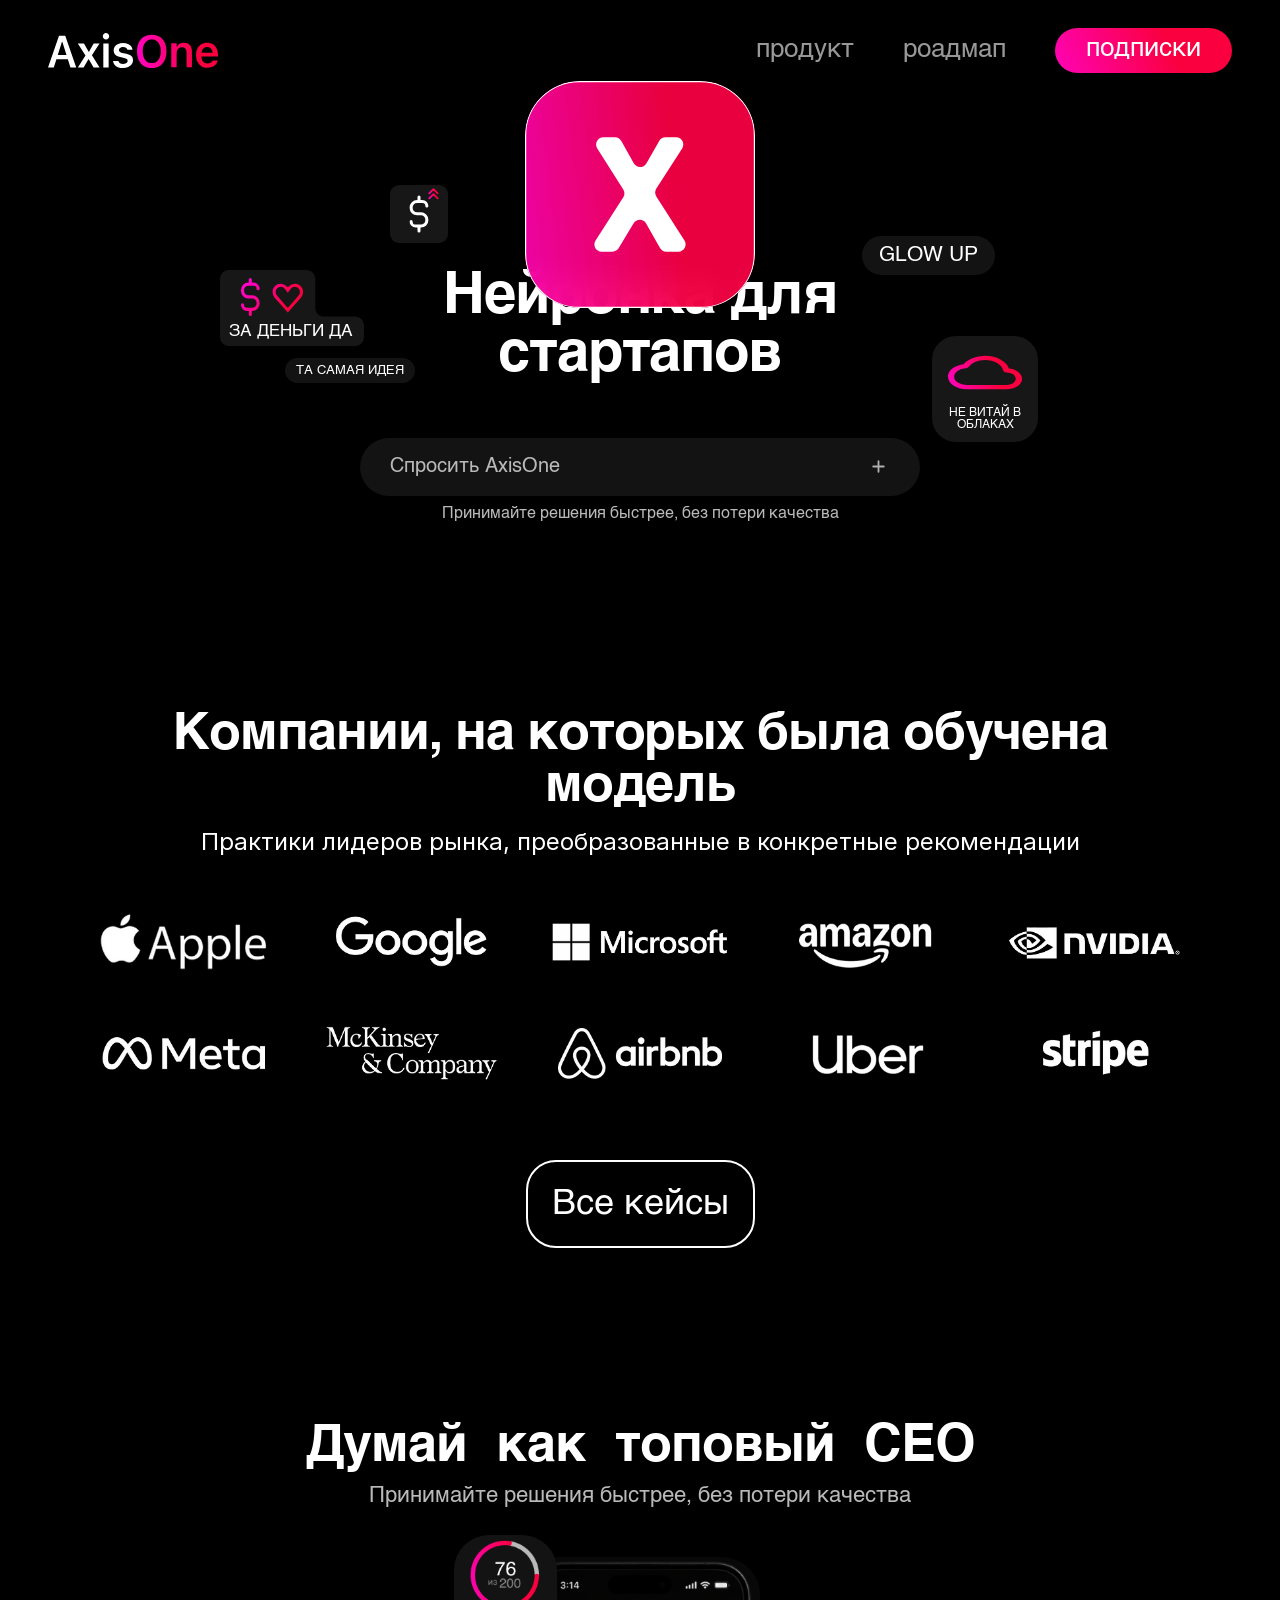
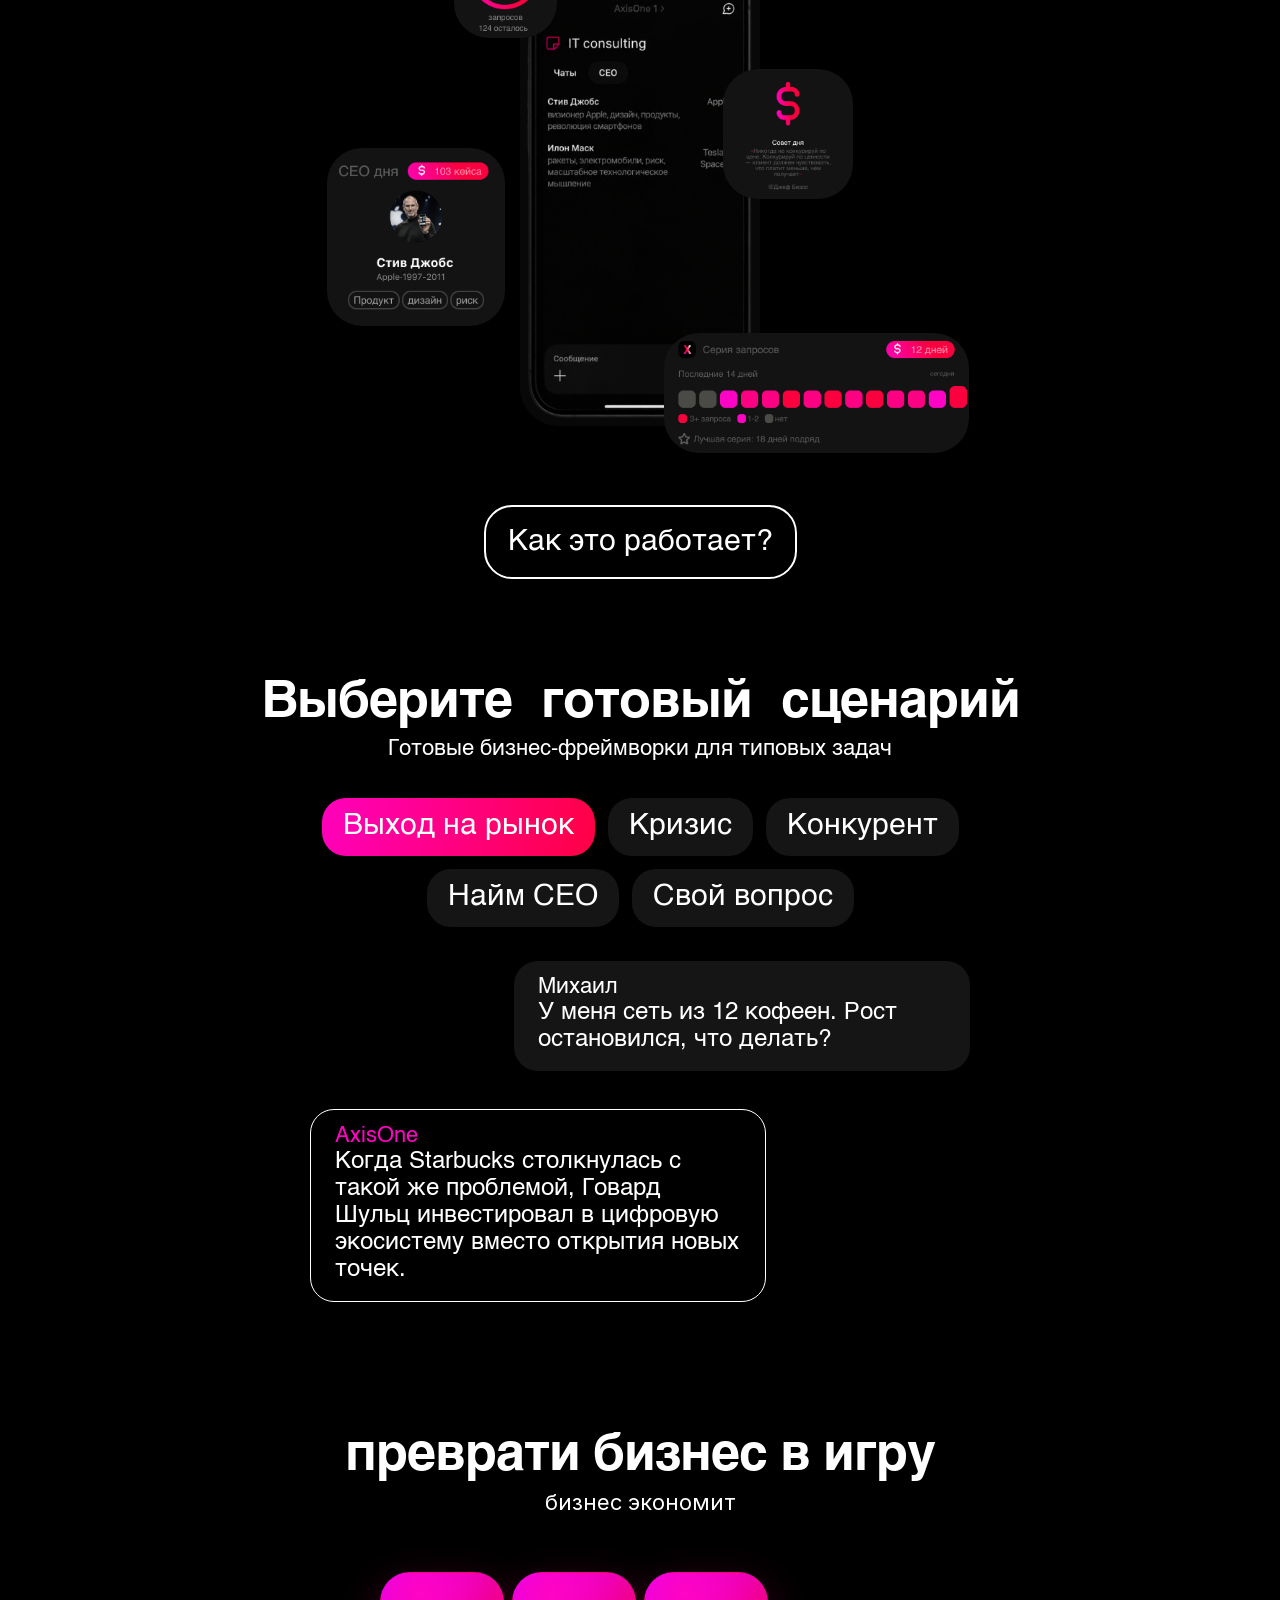
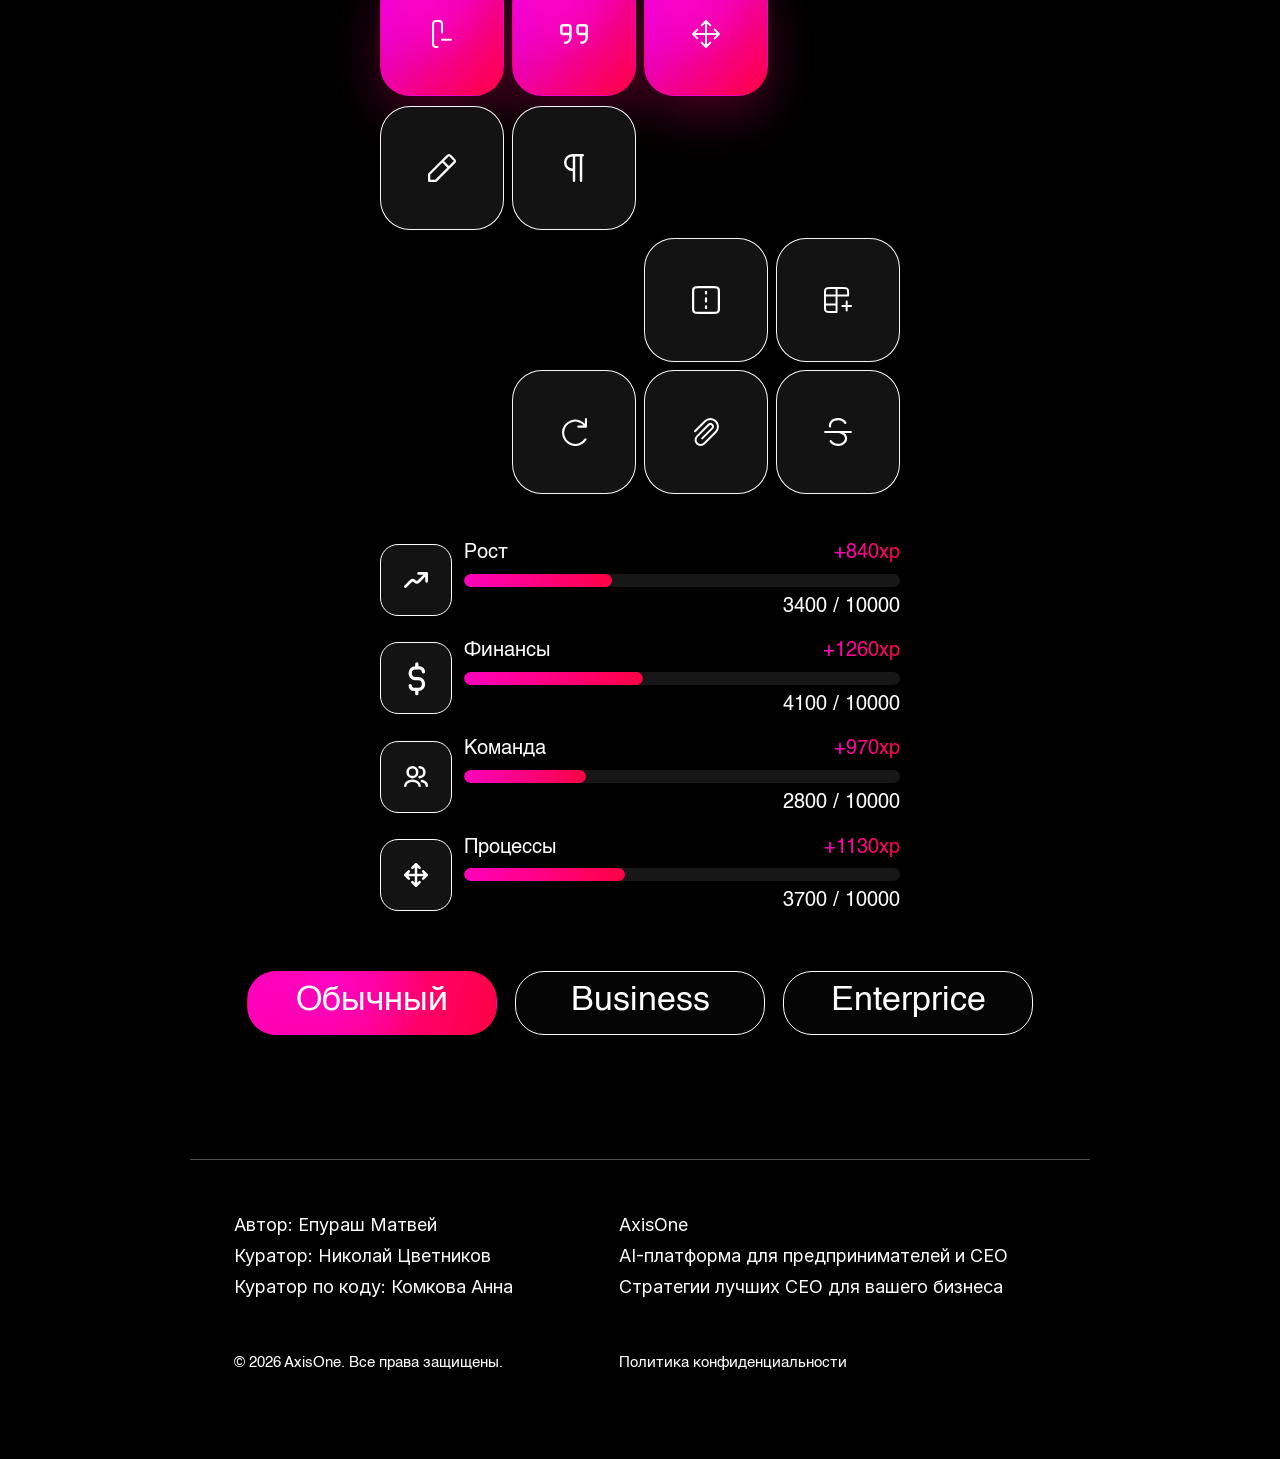
<file: index.html>
<!doctype html>
<html lang="ru">
  <head>
    <meta charset="UTF-8" />
    <meta name="viewport" content="width=device-width, initial-scale=1.0" />
    <meta http-equiv="refresh" content="0; url=mainPage.html" />
    <title>AxisOne</title>
    <link rel="canonical" href="mainPage.html" />
    <script>
      window.location.replace('mainPage.html');
    </script>
  </head>
  <body>
    <a href="mainPage.html">AxisOne</a>
  </body>
</html>
</file>
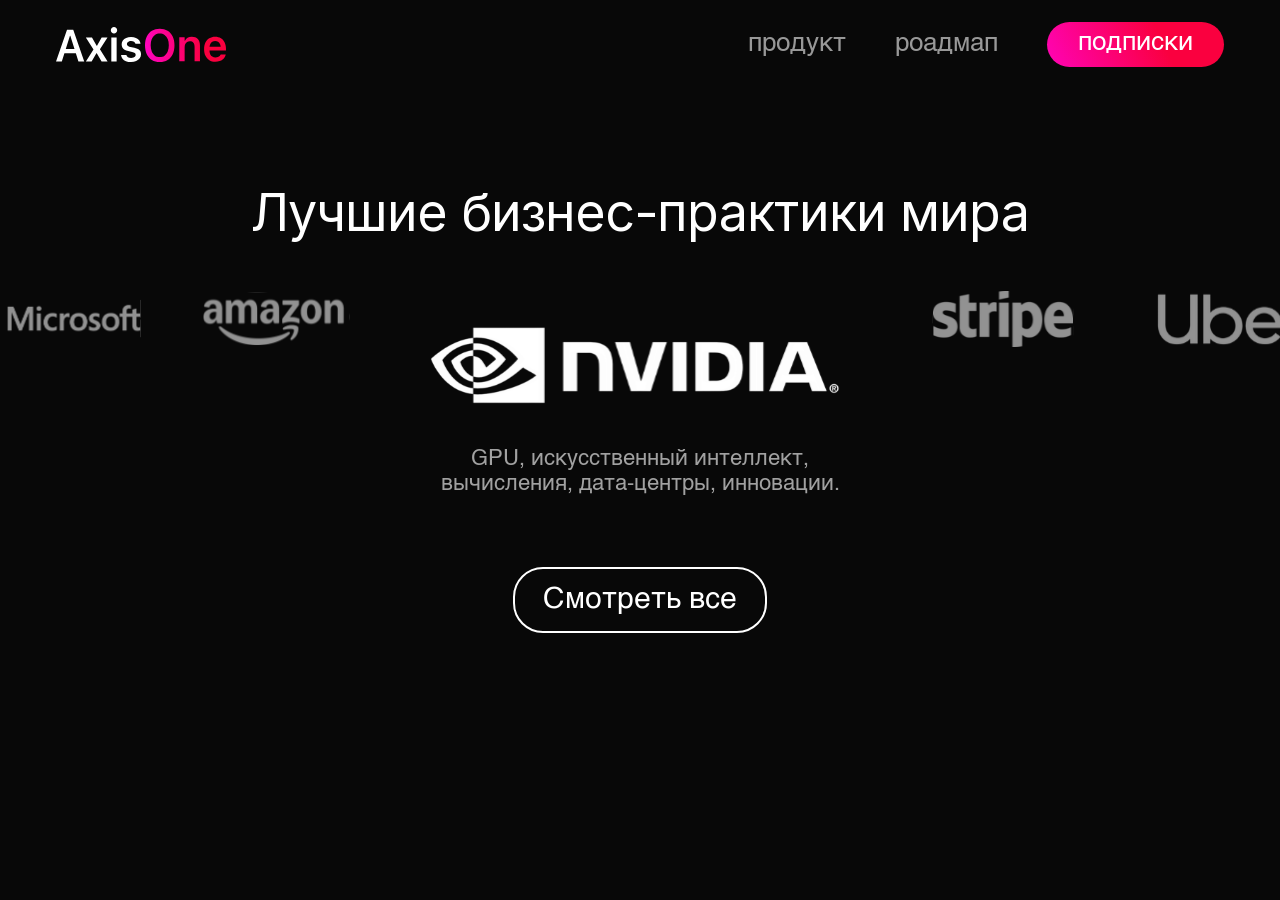
<file: companies.html>
<!doctype html>
<html lang="ru">
  <head>
    <meta charset="UTF-8" />
    <meta name="viewport" content="width=device-width, initial-scale=1.0" />
    <title>Компании | AxisOne</title>
    <link rel="shortcut icon" href="Images/faviicon.svg" type="image/x-icon" />
    <link rel="stylesheet" href="Stylesheets/style.css?v=route-product-1" />
    <script defer src="JavaScripts/scripts.js?v=route-product-1"></script>
  </head>
  <body>
    <main class="companies-page" data-node-id="323:327">
      <section class="companies-hero" aria-label="Кейсы компаний">
        <header class="top-panel" data-node-id="421:84">
          <a class="logo" href="mainPage.html" aria-label="AxisOne">
            <img src="Images/axisone-logo.svg" alt="AxisOne" />
          </a>

          <nav class="main-nav" aria-label="Основная навигация">
            <a class="main-nav__link" href="product.html">продукт</a>
            <a class="main-nav__link" href="roadmap.html">роадмап</a>
            <a class="main-nav__button" href="prices.html">подписки</a>
          </nav>
        </header>

        <div class="companies-content" data-node-id="793:1057">
          <div class="companies-center" data-node-id="793:1056">
            <h1 class="companies-title" data-node-id="793:251">
              Лучшие бизнес-практики мира
            </h1>

            <div class="companies-carousel" data-company-carousel data-active-index="2">
              <div class="companies-track" data-company-track data-node-id="793:1027">
                <article
                  class="companies-slide"
                  data-company-case
                  data-company-name="Microsoft"
                  data-company-text="Операционные системы, облака, корпоративные решения, разработка."
                >
                  <div class="companies-logo-card" data-node-id="793:982">
                    <img src="Images/company-microsoft.svg" alt="Microsoft" />
                  </div>
                  <p class="companies-slide__text">
                    Операционные системы, облака, корпоративные решения, разработка.
                  </p>
                </article>

                <article
                  class="companies-slide"
                  data-company-case
                  data-company-name="Amazon"
                  data-company-text="Логистика, облака, масштабирование, клиенториентированность."
                >
                  <div class="companies-logo-card" data-node-id="793:984">
                    <img src="Images/company-amazon.svg" alt="Amazon" />
                  </div>
                  <p class="companies-slide__text">
                    Логистика, облака, масштабирование, клиенториентированность.
                  </p>
                </article>

                <article
                  class="companies-slide"
                  data-company-case
                  data-company-name="Nvidia"
                  data-company-text="GPU, искусственный интеллект, вычисления, дата-центры, инновации."
                >
                  <div class="companies-logo-card" data-node-id="793:980">
                    <img src="Images/company-nvidia.svg" alt="Nvidia" />
                  </div>
                  <p class="companies-slide__text">
                    GPU, искусственный интеллект, вычисления, дата-центры, инновации.
                  </p>
                </article>

                <article
                  class="companies-slide"
                  data-company-case
                  data-company-name="Stripe"
                  data-company-text="Платежи, финтех, API, автоматизация, масштабируемость."
                >
                  <div class="companies-logo-card" data-node-id="793:986">
                    <img src="Images/company-stripe.svg" alt="Stripe" />
                  </div>
                  <p class="companies-slide__text">
                    Платежи, финтех, API, автоматизация, масштабируемость.
                  </p>
                </article>

                <article
                  class="companies-slide"
                  data-company-case
                  data-company-name="Uber"
                  data-company-text="Логистика, мобильность, платформа, масштабирование, удобство."
                >
                  <div class="companies-logo-card" data-node-id="793:988">
                    <img src="Images/company-uber.svg" alt="Uber" />
                  </div>
                  <p class="companies-slide__text">
                    Логистика, мобильность, платформа, масштабирование, удобство.
                  </p>
                </article>

                <article
                  class="companies-slide"
                  data-company-case
                  data-company-name="Apple"
                  data-company-text="Инновации, дизайн, экосистема, премиальность, технологии."
                >
                  <div class="companies-logo-card">
                    <img src="Images/company-apple.svg" alt="Apple" />
                  </div>
                  <p class="companies-slide__text">
                    Инновации, дизайн, экосистема, премиальность, технологии.
                  </p>
                </article>

                <article
                  class="companies-slide"
                  data-company-case
                  data-company-name="Google"
                  data-company-text="Поиск, данные, алгоритмы, AI, масштабируемость."
                >
                  <div class="companies-logo-card">
                    <img src="Images/company-google.svg" alt="Google" />
                  </div>
                  <p class="companies-slide__text">
                    Поиск, данные, алгоритмы, AI, масштабируемость.
                  </p>
                </article>

                <article
                  class="companies-slide"
                  data-company-case
                  data-company-name="Meta"
                  data-company-text="Социальные сети, коммуникации, метавселенная, реклама, сообщества."
                >
                  <div class="companies-logo-card">
                    <img src="Images/company-meta.svg" alt="Meta" />
                  </div>
                  <p class="companies-slide__text">
                    Социальные сети, коммуникации, метавселенная, реклама, сообщества.
                  </p>
                </article>

                <article
                  class="companies-slide"
                  data-company-case
                  data-company-name="McKinsey"
                  data-company-text="Стратегия, эффективность, трансформация, аналитика, рост."
                >
                  <div class="companies-logo-card">
                    <img src="Images/company-mckinsey.svg" alt="McKinsey & Company" />
                  </div>
                  <p class="companies-slide__text">
                    Стратегия, эффективность, трансформация, аналитика, рост.
                  </p>
                </article>

                <article
                  class="companies-slide"
                  data-company-case
                  data-company-name="Airbnb"
                  data-company-text="Шеринг-экономика, путешествия, гостеприимство, доверие."
                >
                  <div class="companies-logo-card">
                    <img src="Images/company-airbnb.svg" alt="Airbnb" />
                  </div>
                  <p class="companies-slide__text">
                    Шеринг-экономика, путешествия, гостеприимство, доверие.
                  </p>
                </article>
              </div>
            </div>
          </div>

          <a class="companies-button" href="mainPage.html#cases" data-node-id="418:64">
            Смотреть все
          </a>
        </div>
      </section>
    </main>
  </body>
</html>
</file>
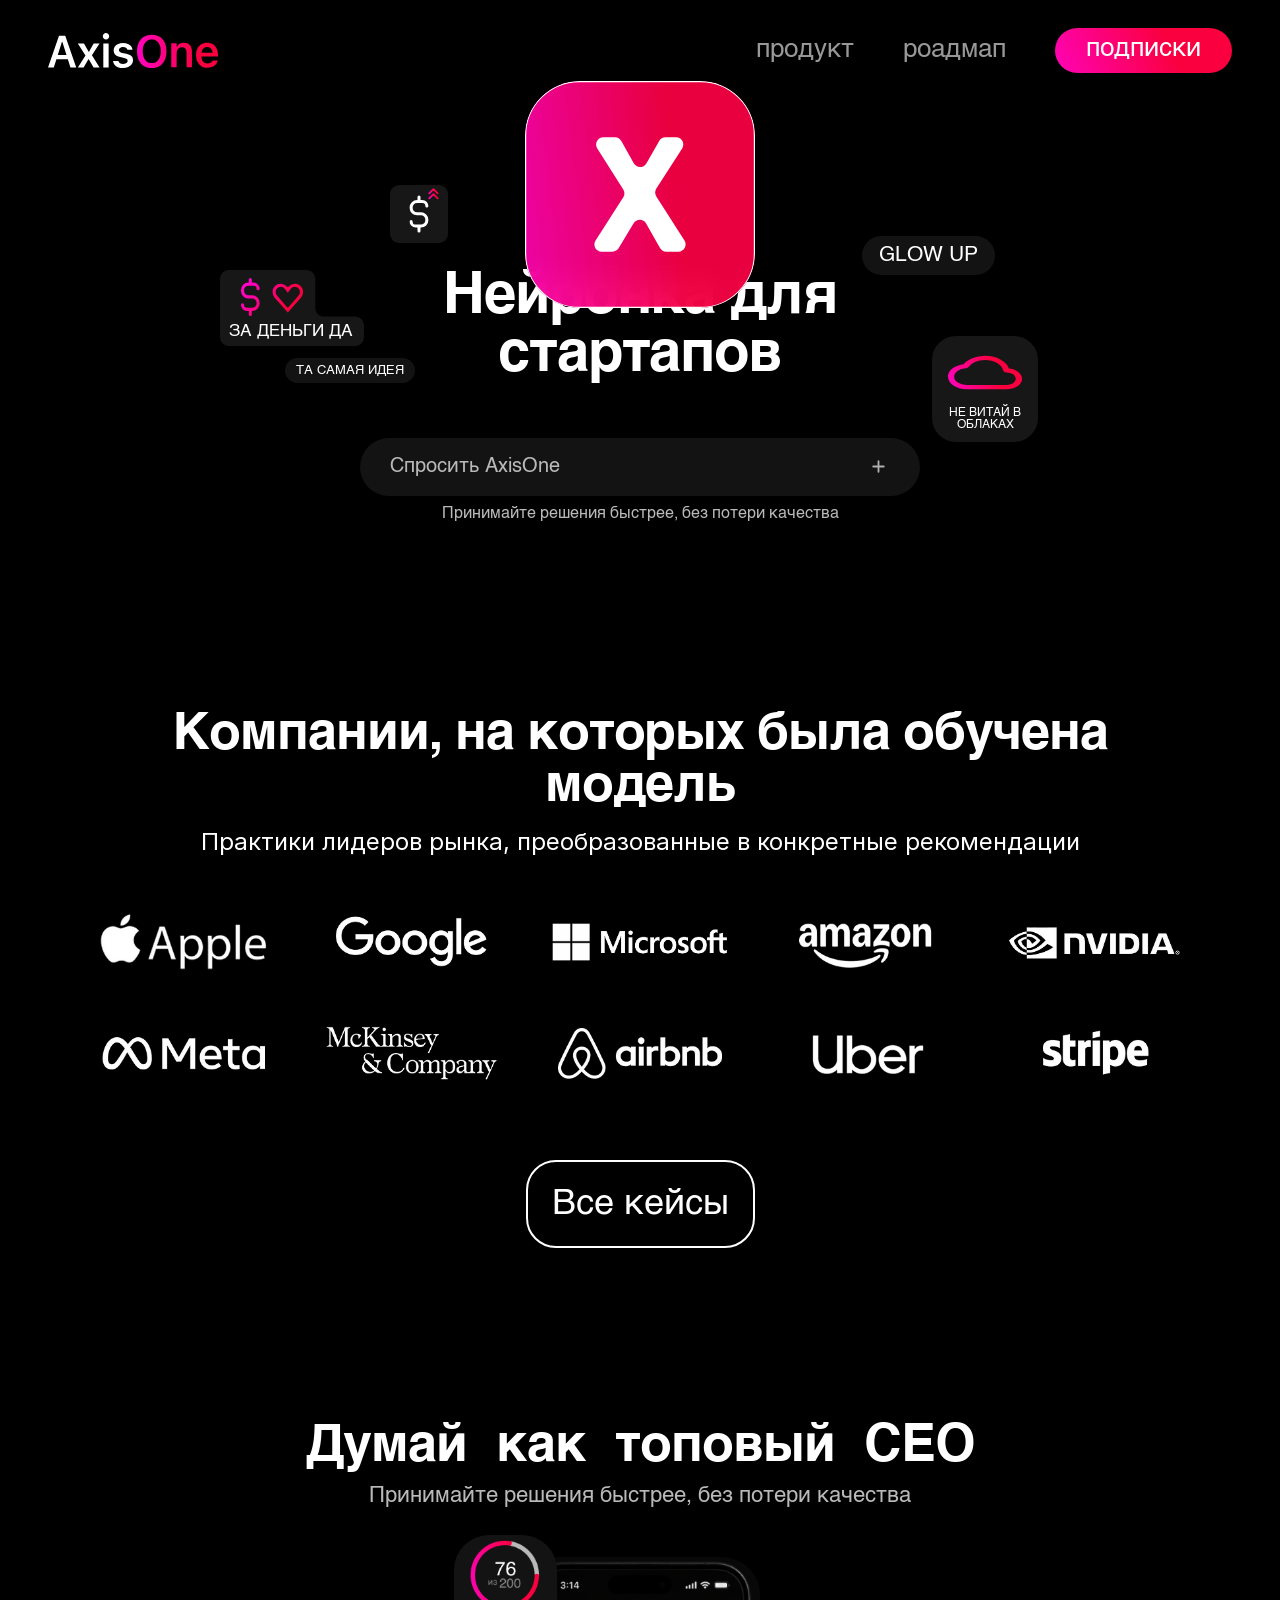
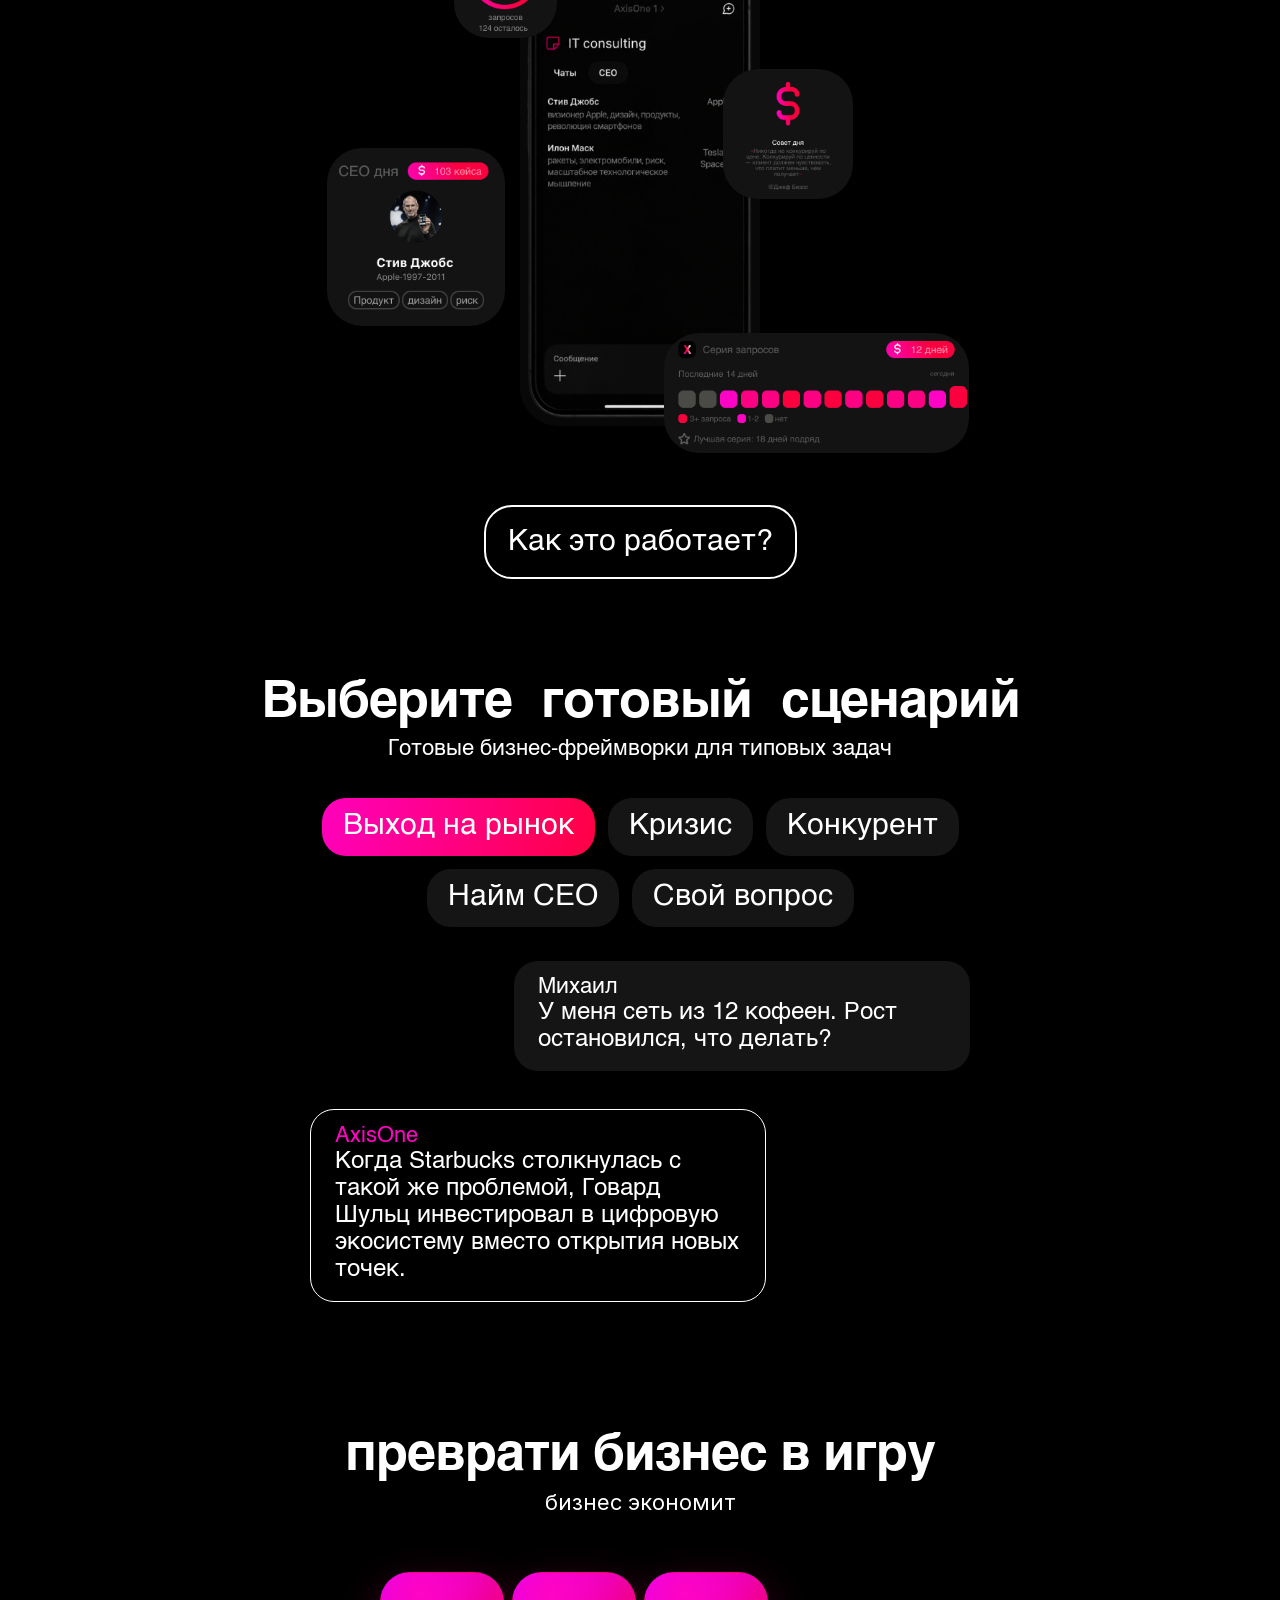
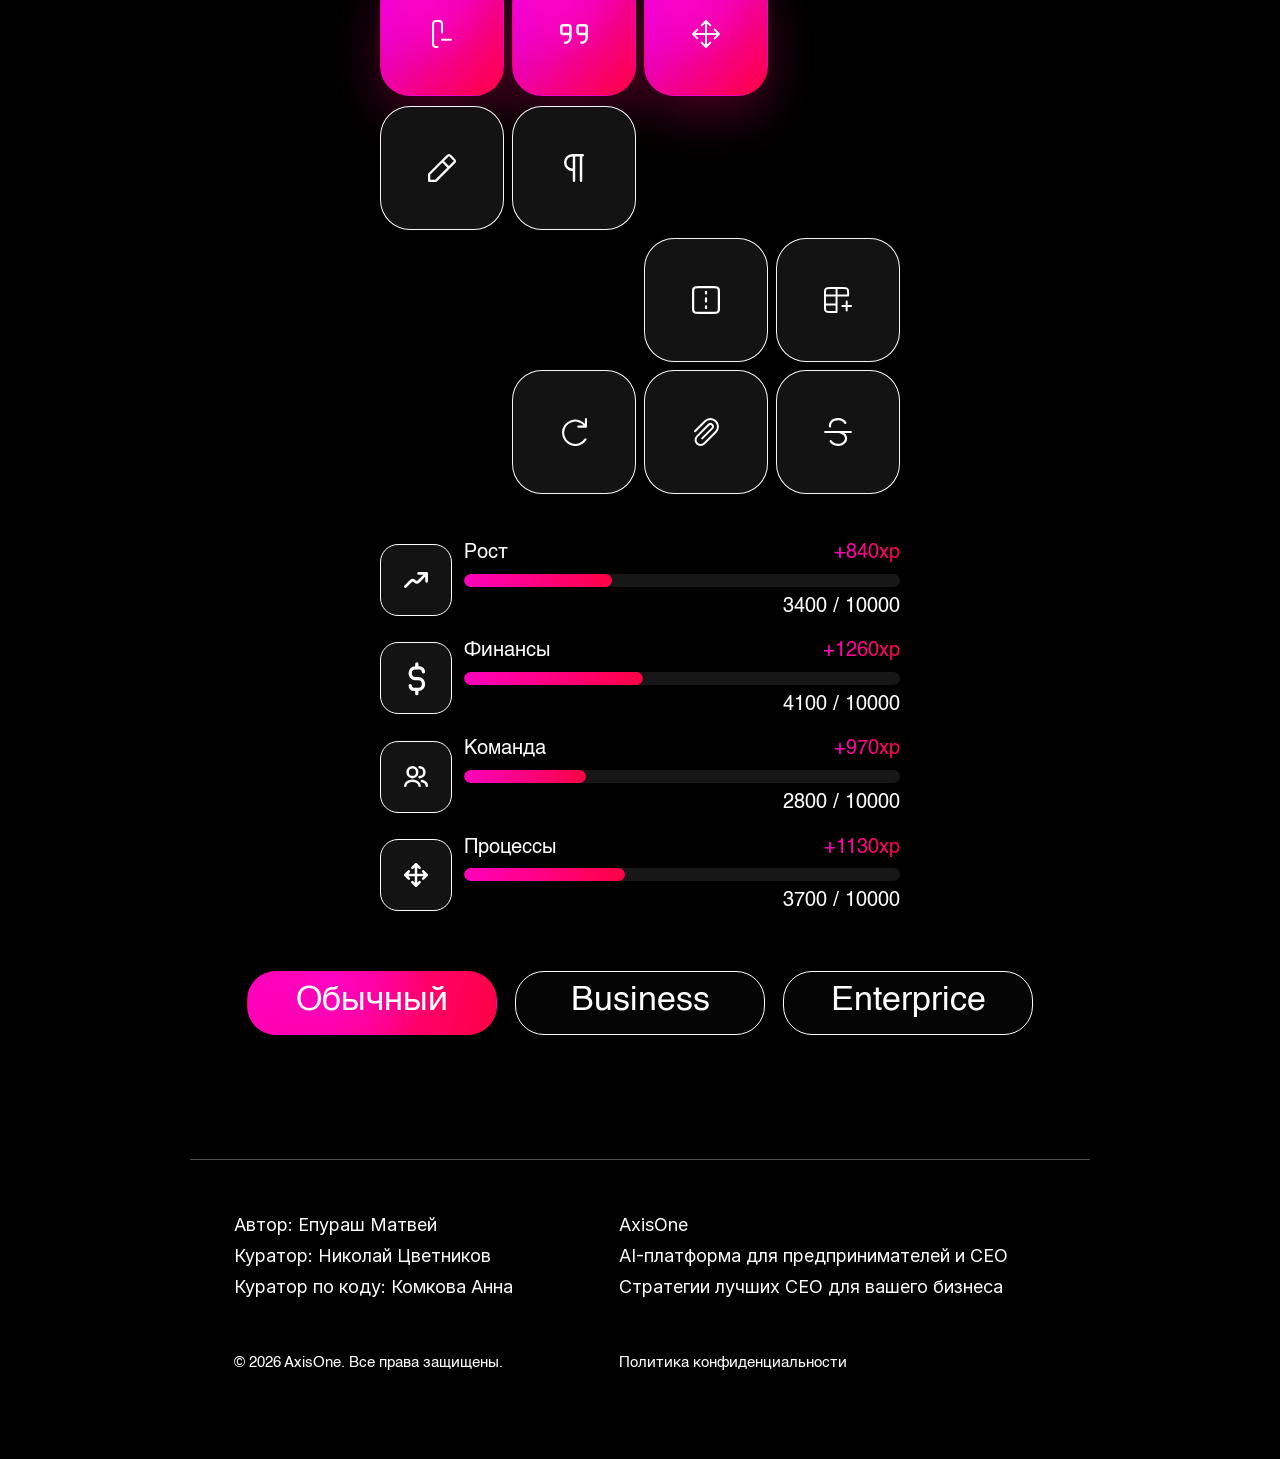
<file: mainPage.html>
<!doctype html>
<html lang="ru">
  <head>
    <meta charset="UTF-8" />
    <meta name="viewport" content="width=device-width, initial-scale=1.0" />
    <title>AxisOne</title>
    <link rel="shortcut icon" href="Images/faviicon.svg" type="image/x-icon" />
    <link rel="stylesheet" href="Stylesheets/style.css?v=route-product-1" />
    <script defer src="JavaScripts/scripts.js?v=route-product-1"></script>
  </head>
  <body>
    <main class="main-page" data-node-id="559:480">
      <section class="hero" aria-label="AxisOne" data-node-id="664:416">
        <header class="top-panel" data-node-id="559:481">
          <a class="logo" href="mainPage.html" aria-label="AxisOne">
            <img src="Images/axisone-logo.svg" alt="AxisOne" />
          </a>

          <nav class="main-nav" aria-label="Основная навигация">
            <a class="main-nav__link" href="product.html">продукт</a>
            <a class="main-nav__link" href="roadmap.html">роадмап</a>
            <a class="main-nav__button" href="prices.html">подписки</a>
          </nav>
        </header>

        <div class="hero__center" data-node-id="664:377">
          <div class="hero__brand" data-node-id="664:278">
            <div class="hero__brand-image" aria-hidden="true">
              <img
                class="hero__brand-image-art"
                src="Images/main-hero-symbol.svg"
                alt=""
              />
            </div>
            <h1 class="hero__title" data-node-id="559:482">
              Нейронка для стартапов
            </h1>
          </div>

          <div class="ask-block" data-node-id="664:239">
            <form
              class="ask-bar"
              data-node-id="559:486"
              action="#"
              method="get"
            >
              <input
                class="ask-bar__input"
                data-node-id="559:487"
                type="text"
                name="question"
                placeholder="Спросить AxisOne"
                aria-label="Спросить AxisOne"
              />
              <button
                class="ask-bar__button"
                type="submit"
                aria-label="Создать запрос"
              >
                <img
                  src="Images/main-hero-plus.svg"
                  alt=""
                  aria-hidden="true"
                />
              </button>
            </form>
            <p class="hero__caption" data-node-id="559:489">
              Принимайте решения быстрее, без потери качества
            </p>
          </div>
        </div>

        <div
          class="hero-sticker hero-sticker--money"
          data-node-id="559:522"
          aria-hidden="true"
        >
          <img
            class="hero-sticker__shape"
            src="Images/main-hero-sticker-shape.svg"
            alt=""
          />
          <img
            class="hero-sticker__money"
            src="Images/main-hero-money.svg"
            alt=""
          />
          <span>за деньги да</span>
        </div>

        <img
          class="hero-sticker hero-sticker--star"
          data-node-id="559:501"
          src="Images/main-hero-sticker-star.svg"
          alt=""
          aria-hidden="true"
        />

        <div
          class="hero-sticker hero-sticker--idea"
          data-node-id="559:499"
          aria-hidden="true"
        >
          Та самая идея
        </div>

        <div
          class="hero-sticker hero-sticker--glow"
          data-node-id="559:497"
          aria-hidden="true"
        >
          Glow up
        </div>

        <div
          class="hero-sticker hero-sticker--cloud"
          data-node-id="559:494"
          aria-hidden="true"
        >
          <img src="Images/main-hero-cloud.svg" alt="" />
          <span>не витай в облаках</span>
        </div>
      </section>

      <section
        class="company-cases"
        aria-labelledby="company-cases-title"
        data-node-id="672:538"
      >
        <div class="company-cases__info" data-node-id="672:539">
          <header class="company-cases__head" data-node-id="672:540">
            <h2
              id="company-cases-title"
              class="company-cases__title"
              data-node-id="672:541"
            >
              Компании, на которых была обучена модель
            </h2>
            <p class="company-cases__subtitle" data-node-id="672:542">
              Практики лидеров рынка, преобразованные в конкретные рекомендации
            </p>
          </header>

          <div class="company-cases__logos" data-node-id="672:543">
            <article class="company-logo-card" data-node-id="672:544">
              <img
                class="company-logo-card__image company-logo-card__image--apple"
                src="Images/main-cases-apple.png"
                alt="Apple"
              />
            </article>
            <article class="company-logo-card" data-node-id="672:546">
              <img
                class="company-logo-card__image company-logo-card__image--google"
                src="Images/main-cases-google.png"
                alt="Google"
              />
            </article>
            <article class="company-logo-card" data-node-id="672:548">
              <img
                class="company-logo-card__image company-logo-card__image--microsoft"
                src="Images/main-cases-microsoft.png"
                alt="Microsoft"
              />
            </article>
            <article class="company-logo-card" data-node-id="672:550">
              <img
                class="company-logo-card__image company-logo-card__image--amazon"
                src="Images/main-cases-amazon.png"
                alt="Amazon"
              />
            </article>
            <article class="company-logo-card" data-node-id="672:552">
              <img
                class="company-logo-card__image company-logo-card__image--nvidia"
                src="Images/main-cases-nvidia.png"
                alt="Nvidia"
              />
            </article>
            <article class="company-logo-card" data-node-id="672:554">
              <img
                class="company-logo-card__image company-logo-card__image--meta"
                src="Images/main-cases-meta.png"
                alt="Meta"
              />
            </article>
            <article class="company-logo-card" data-node-id="672:556">
              <img
                class="company-logo-card__image company-logo-card__image--mckinsey"
                src="Images/main-cases-mckinsey.png"
                alt="McKinsey"
              />
            </article>
            <article class="company-logo-card" data-node-id="672:558">
              <img
                class="company-logo-card__image company-logo-card__image--airbnb"
                src="Images/main-cases-airbnb.png"
                alt="Airbnb"
              />
            </article>
            <article class="company-logo-card" data-node-id="672:560">
              <img
                class="company-logo-card__image company-logo-card__image--uber"
                src="Images/main-cases-uber.png"
                alt="Uber"
              />
            </article>
            <article class="company-logo-card" data-node-id="672:562">
              <img
                class="company-logo-card__image company-logo-card__image--stripe"
                src="Images/main-cases-stripe.png"
                alt="Stripe"
              />
            </article>
          </div>
        </div>

        <a
          class="company-cases__button"
          href="companies.html"
          data-node-id="672:564"
        >
          <span data-node-id="672:565">Все кейсы</span>
        </a>
      </section>

      <section
        class="ceo-thinking"
        aria-labelledby="ceo-thinking-title"
        data-node-id="692:1639"
      >
        <div class="ceo-thinking__content" data-node-id="692:1640">
          <header class="ceo-thinking__head" data-node-id="692:1642">
            <h2 id="ceo-thinking-title" data-node-id="692:1643">
              Думай как топовый CEO
            </h2>
            <p data-node-id="692:1644">
              Принимайте решения быстрее, без потери качества
            </p>
          </header>

          <div class="ceo-thinking__scene" data-node-id="692:1641">
            <img
              class="ceo-phone ceo-phone--mockup"
              src="Images/main-ceo-phone.png?v=figma-phone-2"
              width="334"
              height="652"
              alt="Экран AxisOne IT consulting"
              data-node-id="692:1645"
            />

            <img
              class="ceo-widget ceo-widget--requests"
              src="Images/main-ceo-widget-requests.png"
              width="143"
              height="143"
              alt="76 из 200 запросов, 124 осталось"
              data-node-id="692:1715"
            />

            <img
              class="ceo-widget ceo-widget--advice"
              src="Images/main-ceo-widget-advice.png"
              width="180"
              height="180"
              alt="Совет дня"
              data-node-id="692:1690"
            />

            <img
              class="ceo-widget ceo-widget--person"
              src="Images/main-ceo-widget-person.png"
              width="247"
              height="247"
              alt="CEO дня: Стив Джобс"
              data-node-id="692:1697"
            />

            <img
              class="ceo-widget ceo-widget--streak"
              src="Images/main-ceo-widget-streak.png"
              width="424"
              height="167"
              alt="Серия запросов: 12 дней"
              data-node-id="692:1646"
            />
          </div>

          <a
            class="ceo-thinking__button"
            href="product.html"
            data-node-id="692:1727"
            >Как это работает?</a
          >
        </div>
      </section>

      <section
        class="scenario-picker"
        aria-labelledby="scenario-picker-title"
        data-node-id="715:2160"
      >
        <div class="scenario-picker__content">
          <header class="scenario-picker__head">
            <h2 id="scenario-picker-title">Выберите готовый сценарий</h2>
            <p>Готовые бизнес-фреймворки для типовых задач</p>
          </header>

          <div class="scenario-picker__body">
            <div
              class="scenario-picker__tabs"
              role="tablist"
              aria-label="Готовые сценарии"
            >
              <div class="scenario-picker__tab-row">
                <button
                  class="scenario-tab is-active"
                  type="button"
                  role="tab"
                  aria-selected="true"
                  data-scenario="market"
                >
                  Выход на рынок
                </button>
                <button
                  class="scenario-tab"
                  type="button"
                  role="tab"
                  aria-selected="false"
                  data-scenario="crisis"
                >
                  Кризис
                </button>
                <button
                  class="scenario-tab"
                  type="button"
                  role="tab"
                  aria-selected="false"
                  data-scenario="competitor"
                >
                  Конкурент
                </button>
              </div>
              <div class="scenario-picker__tab-row">
                <button
                  class="scenario-tab"
                  type="button"
                  role="tab"
                  aria-selected="false"
                  data-scenario="ceo"
                >
                  Найм CEO
                </button>
                <button
                  class="scenario-tab"
                  type="button"
                  role="tab"
                  aria-selected="false"
                  data-scenario="custom"
                >
                  Свой вопрос
                </button>
              </div>
            </div>

            <div class="scenario-dialog" aria-live="polite">
              <article
                class="scenario-dialog__bubble scenario-dialog__bubble--user"
              >
                <span class="scenario-dialog__name" data-scenario-name
                  >Михаил</span
                >
                <p data-scenario-question>
                  У меня сеть из 12 кофеен. Рост остановился, что делать?
                </p>
              </article>

              <article
                class="scenario-dialog__bubble scenario-dialog__bubble--axis"
              >
                <span class="scenario-dialog__brand">AxisOne</span>
                <p data-scenario-answer>
                  Когда Starbucks столкнулась с такой же проблемой, Говард Шульц
                  инвестировал в цифровую экосистему вместо открытия новых
                  точек.
                </p>
              </article>
            </div>
          </div>
        </div>
      </section>

      <section
        class="game-growth"
        aria-labelledby="game-growth-title"
        data-node-id="559:262"
      >
        <div class="game-growth__content">
          <header class="game-growth__head">
            <h2 id="game-growth-title">преврати бизнес в игру</h2>
            <p>бизнес экономит</p>
          </header>

          <div class="game-growth__body">
            <div class="game-growth__icons" aria-label="Игровые навыки бизнеса">
              <div class="game-growth__icon-row game-growth__icon-row--start">
                <div class="game-icon" data-game-icon>
                  <img src="Images/game-icon-delete-column.svg" alt="" />
                </div>
                <div class="game-icon" data-game-icon>
                  <img src="Images/game-icon-quotes.svg" alt="" />
                </div>
                <div class="game-icon" data-game-icon>
                  <img src="Images/game-icon-move.svg" alt="" />
                </div>
              </div>
              <div class="game-growth__icon-row game-growth__icon-row--start">
                <div class="game-icon" data-game-icon>
                  <img src="Images/game-icon-pencil.svg" alt="" />
                </div>
                <div class="game-icon" data-game-icon>
                  <img src="Images/game-icon-paragraph.svg" alt="" />
                </div>
              </div>
              <div class="game-growth__icon-row game-growth__icon-row--end">
                <div class="game-icon" data-game-icon>
                  <img src="Images/game-icon-combine.svg" alt="" />
                </div>
                <div class="game-icon" data-game-icon>
                  <img src="Images/game-icon-table-add.svg" alt="" />
                </div>
              </div>
              <div class="game-growth__icon-row game-growth__icon-row--end">
                <div class="game-icon" data-game-icon>
                  <img src="Images/game-icon-redo.svg" alt="" />
                </div>
                <div class="game-icon" data-game-icon>
                  <img src="Images/game-icon-paperclip.svg" alt="" />
                </div>
                <div class="game-icon" data-game-icon>
                  <img src="Images/game-icon-strikethrough.svg" alt="" />
                </div>
              </div>
            </div>

            <div class="game-growth__stats" aria-label="Прогресс бизнеса">
              <article class="game-stat" data-game-stat>
                <div class="game-stat__icon">
                  <img src="Images/game-icon-trending.svg" alt="" />
                </div>
                <div class="game-stat__info">
                  <div class="game-stat__top">
                    <span>Рост</span>
                    <strong data-game-xp>+840xp</strong>
                  </div>
                  <div class="game-stat__track"><i data-game-fill></i></div>
                  <p><span data-game-current>3400</span> / 10000</p>
                </div>
              </article>

              <article class="game-stat" data-game-stat>
                <div class="game-stat__icon">
                  <img src="Images/game-icon-dollar.svg" alt="" />
                </div>
                <div class="game-stat__info">
                  <div class="game-stat__top">
                    <span>Финансы</span>
                    <strong data-game-xp>+1260xp</strong>
                  </div>
                  <div class="game-stat__track"><i data-game-fill></i></div>
                  <p><span data-game-current>4100</span> / 10000</p>
                </div>
              </article>

              <article class="game-stat" data-game-stat>
                <div class="game-stat__icon">
                  <img src="Images/game-icon-chart-1.svg" alt="" />
                </div>
                <div class="game-stat__info">
                  <div class="game-stat__top">
                    <span>Команда</span>
                    <strong data-game-xp>+970xp</strong>
                  </div>
                  <div class="game-stat__track"><i data-game-fill></i></div>
                  <p><span data-game-current>2800</span> / 10000</p>
                </div>
              </article>

              <article class="game-stat" data-game-stat>
                <div class="game-stat__icon">
                  <img src="Images/game-icon-chart-2.svg" alt="" />
                </div>
                <div class="game-stat__info">
                  <div class="game-stat__top">
                    <span>Процессы</span>
                    <strong data-game-xp>+1130xp</strong>
                  </div>
                  <div class="game-stat__track"><i data-game-fill></i></div>
                  <p><span data-game-current>3700</span> / 10000</p>
                </div>
              </article>
            </div>
          </div>

          <div
            class="game-growth__levels"
            role="tablist"
            aria-label="Уровень бизнеса"
          >
            <button
              class="game-level is-active"
              type="button"
              role="tab"
              aria-selected="true"
              data-game-level="0"
            >
              Обычный
            </button>
            <button
              class="game-level"
              type="button"
              role="tab"
              aria-selected="false"
              data-game-level="1"
            >
              Business
            </button>
            <button
              class="game-level"
              type="button"
              role="tab"
              aria-selected="false"
              data-game-level="2"
            >
              Enterprice
            </button>
          </div>
        </div>
      </section>
      <footer class="main-footer" data-node-id="732:1315">
        <div class="main-footer__panel" data-node-id="732:1342">
          <div class="main-footer__inner" data-node-id="732:1343">
            <div
              class="main-footer__column main-footer__column--credits"
              data-node-id="732:1344"
            >
              <div class="main-footer__text" data-node-id="732:1345">
                <p data-node-id="732:1346">Автор: Епураш Матвей</p>
                <p data-node-id="732:1347">Куратор: Николай Цветников</p>
                <p data-node-id="732:1348">Куратор по коду: Комкова Анна</p>
              </div>
              <p class="main-footer__small" data-node-id="732:1350">
                © 2026 AxisOne. Все права защищены.
              </p>
            </div>

            <div
              class="main-footer__column main-footer__column--about"
              data-node-id="732:1351"
            >
              <div class="main-footer__text" data-node-id="732:1352">
                <p data-node-id="732:1353">AxisOne</p>
                <p data-node-id="732:1354">
                  AI-платформа для предпринимателей и CEO
                </p>
                <p data-node-id="732:1355">
                  Стратегии лучших CEO для вашего бизнеса
                </p>
              </div>
              <a
                class="main-footer__small main-footer__link"
                href="#"
                data-node-id="732:1357"
              >
                Политика конфиденциальности
              </a>
            </div>
          </div>
        </div>
      </footer>
    </main>
  </body>
</html>
</file>
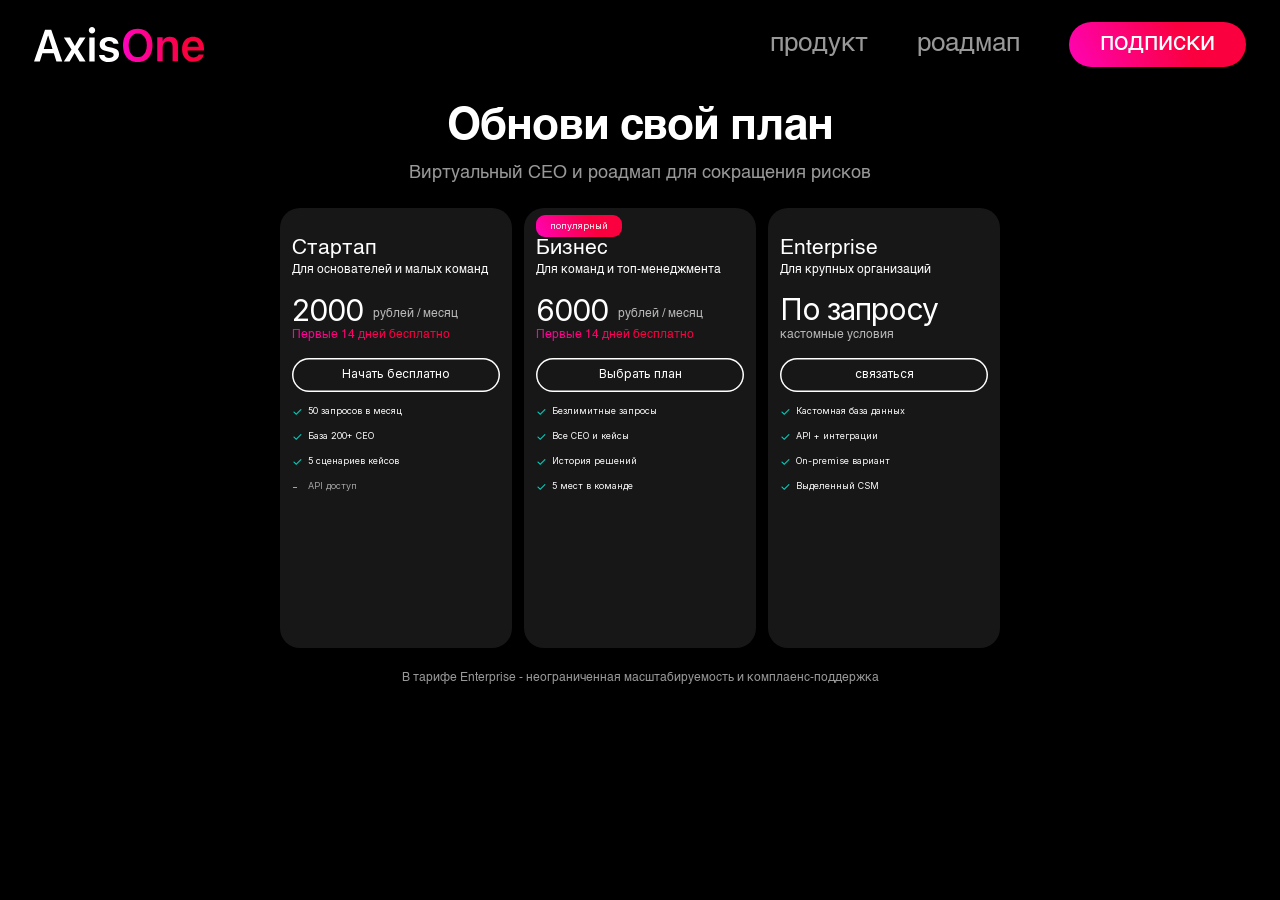
<file: prices.html>
<!doctype html>
<html lang="ru">
  <head>
    <meta charset="UTF-8" />
    <meta name="viewport" content="width=device-width, initial-scale=1.0" />
    <title>Подписки | AxisOne</title>
    <link rel="shortcut icon" href="Images/faviicon.svg" type="image/x-icon" />
    <link rel="stylesheet" href="Stylesheets/style.css?v=route-product-1" />
  </head>
  <body>
    <main class="pricing-page" data-node-id="468:539">
      <header class="top-panel" data-node-id="421:72">
        <a class="logo" href="mainPage.html" aria-label="AxisOne">
          <img src="Images/axisone-logo.svg" alt="AxisOne" />
        </a>

        <nav class="main-nav" aria-label="Основная навигация">
          <a class="main-nav__link" href="product.html"
            >продукт</a
          >
          <a class="main-nav__link" href="roadmap.html">роадмап</a>
          <a class="main-nav__button" href="prices.html">подписки</a>
        </nav>
      </header>

      <section
        class="pricing-content"
        aria-label="Подписки AxisOne"
        data-node-id="468:541"
      >
        <div class="pricing-head" data-node-id="468:542">
          <h1 class="pricing-title" data-node-id="468:543">Обнови свой план</h1>
          <p class="pricing-subtitle" data-node-id="468:544">
            Виртуальный CEO и роадмап для сокращения рисков
          </p>
        </div>

        <div class="pricing-grid" data-node-id="468:545">
          <article class="pricing-card" data-node-id="468:546">
            <div class="pricing-card__head" data-node-id="468:547">
              <h2>Стартап</h2>
              <p>Для основателей и малых команд</p>
            </div>

            <div class="pricing-price">
              <div class="pricing-price__row" data-node-id="468:551">
                <strong>2000</strong>
                <span>рублей / месяц</span>
              </div>
              <p class="pricing-trial" data-node-id="468:554">
                Первые 14 дней бесплатно
              </p>
            </div>

            <div class="pricing-card__bottom">
              <button
                class="pricing-action"
                type="button"
                data-node-id="468:556"
              >
                Начать бесплатно
              </button>
              <ul class="pricing-features" data-node-id="468:558">
                <li>50 запросов в месяц</li>
                <li>База 200+ CEO</li>
                <li>5 сценариев кейсов</li>
                <li class="pricing-feature--muted">API доступ</li>
              </ul>
            </div>
          </article>

          <article
            class="pricing-card pricing-card--popular"
            data-node-id="468:571"
          >
            <span class="pricing-badge" data-node-id="468:597">популярный</span>

            <div class="pricing-card__head" data-node-id="468:573">
              <h2>Бизнес</h2>
              <p>Для команд и топ-менеджмента</p>
            </div>

            <div class="pricing-price">
              <div class="pricing-price__row" data-node-id="468:577">
                <strong>6000</strong>
                <span>рублей / месяц</span>
              </div>
              <p class="pricing-trial" data-node-id="468:580">
                Первые 14 дней бесплатно
              </p>
            </div>

            <div class="pricing-card__bottom">
              <button
                class="pricing-action"
                type="button"
                data-node-id="468:582"
              >
                Выбрать план
              </button>
              <ul class="pricing-features" data-node-id="468:584">
                <li>Безлимитные запросы</li>
                <li>Все CEO и кейсы</li>
                <li>История решений</li>
                <li>5 мест в команде</li>
              </ul>
            </div>
          </article>

          <article class="pricing-card" data-node-id="468:599">
            <div class="pricing-card__head" data-node-id="468:601">
              <h2>Enterprise</h2>
              <p>Для крупных организаций</p>
            </div>

            <div class="pricing-price pricing-price--enterprise">
              <div class="pricing-price__row" data-node-id="468:605">
                <strong>По запросу</strong>
              </div>
              <p class="pricing-custom" data-node-id="468:607">
                кастомные условия
              </p>
            </div>

            <div class="pricing-card__bottom">
              <button
                class="pricing-action"
                type="button"
                data-node-id="468:608"
              >
                связаться
              </button>
              <ul class="pricing-features" data-node-id="468:610">
                <li>Кастомная база данных</li>
                <li>API + интеграции</li>
                <li>On-premise вариант</li>
                <li>Выделенный CSM</li>
              </ul>
            </div>
          </article>
        </div>

        <p class="pricing-note" data-node-id="468:623">
          В тарифе Enterprise - неограниченная масштабируемость и
          комплаенс-поддержка
        </p>
      </section>
    </main>
  </body>
</html>
</file>
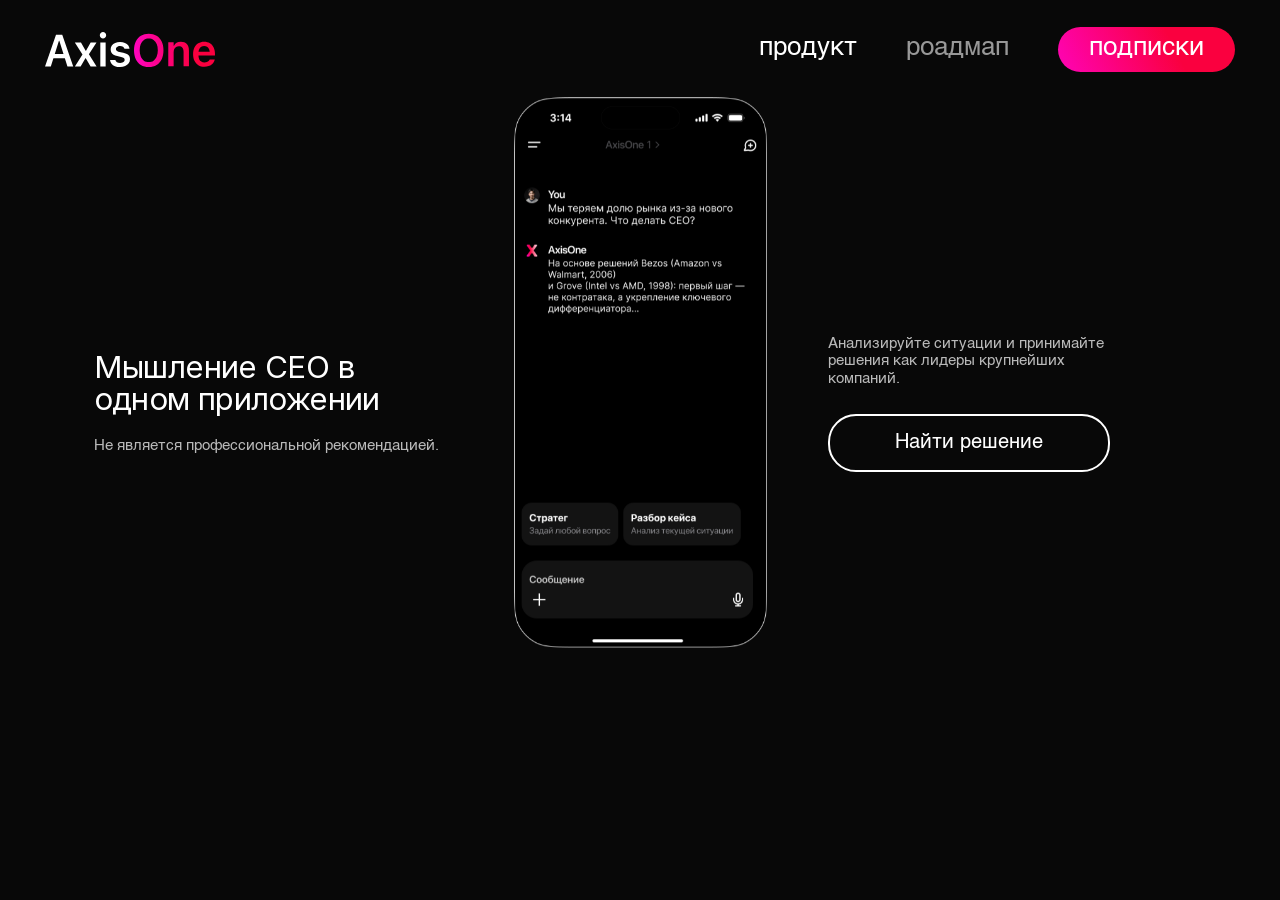
<file: product.html>
<!doctype html>
<html lang="ru">
  <head>
    <meta charset="UTF-8" />
    <meta name="viewport" content="width=device-width, initial-scale=1.0" />
    <title>AxisOne - продукт</title>
    <link rel="shortcut icon" href="Images/faviicon.svg" type="image/x-icon" />
    <link rel="stylesheet" href="Stylesheets/style.css?v=route-product-1" />
    <script defer src="JavaScripts/scripts.js?v=route-product-1"></script>
  </head>
  <body class="product-body">
    <main class="product-page" data-node-id="745:232">
      <section class="product-story" aria-label="Продукт AxisOne">
        <header class="top-panel product-story__top" data-node-id="745:233">
          <a class="logo" href="mainPage.html" aria-label="AxisOne">
            <img src="Images/axisone-logo.svg" alt="AxisOne" />
          </a>

          <nav class="main-nav" aria-label="Основная навигация">
            <a
              class="main-nav__link main-nav__link--active"
              href="product.html"
              >продукт</a
            >
            <a class="main-nav__link" href="roadmap.html">роадмап</a>
            <a class="main-nav__button" href="prices.html">подписки</a>
          </nav>
        </header>

        <div class="product-story__stack">
          <article class="product-feature product-feature--phone" data-product-feature>
            <div class="product-feature__left">
              <h1 class="product-feature__title">
                Мышление CEO в одном приложении
              </h1>
              <p class="product-feature__note">
                Не является профессиональной рекомендацией.
              </p>
            </div>

            <div class="product-feature__media" aria-hidden="true">
              <img
                class="product-phone"
                src="Images/product-screen-01.png"
                alt=""
              />
            </div>

            <div class="product-feature__copy">
              <p>
                Анализируйте ситуации и принимайте решения как лидеры крупнейших
                компаний.
              </p>
              <a class="product-feature__button" href="roadmap.html">
                Найти решение
              </a>
            </div>
          </article>

          <article
            class="product-feature product-feature--widgets"
            data-product-feature
          >
            <div class="product-feature__left">
              <h2 class="product-feature__title">
                Бизнес-знания на практике
              </h2>
            </div>

            <div class="product-feature__media" aria-hidden="true">
              <div class="product-widgets">
                <img
                  class="product-widget product-widget--small"
                  src="Images/product-widget-01.png"
                  alt=""
                />
                <img
                  class="product-widget product-widget--wide"
                  src="Images/product-widget-02.png"
                  alt=""
                />
                <img
                  class="product-widget product-widget--large"
                  src="Images/product-widget-03.png"
                  alt=""
                />
              </div>
            </div>

            <div class="product-feature__copy">
              <p>
                Ежедневные кейсы, персональные рекомендации и инструменты для
                роста компании.
              </p>
              <a class="product-feature__button" href="mainPage.html#cases">
                Все инструменты
              </a>
            </div>
          </article>

          <article class="product-feature product-feature--phone" data-product-feature>
            <div class="product-feature__left">
              <h2 class="product-feature__title">
                Персонализируем AxisOne под ваш бизнес
              </h2>
            </div>

            <div class="product-feature__media" aria-hidden="true">
              <img
                class="product-phone"
                src="Images/product-screen-02.png"
                alt=""
              />
            </div>

            <div class="product-feature__copy">
              <p>
                AI адаптируется под ваш бизнес, чтобы давать более точные
                рекомендации и стратегии.
              </p>
              <a class="product-feature__button" href="prices.html">
                Попробовать
              </a>
            </div>
          </article>

          <article
            class="product-feature product-feature--leaders"
            data-product-feature
          >
            <div class="product-leaders__head">
              <h2 class="product-leaders__title">
                &#1054;&#1073;&#1091;&#1095;&#1077;&#1085;&#1086; &#1085;&#1072;
                &#1083;&#1080;&#1076;&#1077;&#1088;&#1072;&#1093; &#1088;&#1099;&#1085;&#1082;&#1072;
              </h2>
              <p class="product-leaders__copy">
                &#1054;&#1087;&#1099;&#1090; &#1084;&#1080;&#1088;&#1086;&#1074;&#1099;&#1093;
                &#1083;&#1080;&#1076;&#1077;&#1088;&#1086;&#1074; &#1076;&#1083;&#1103;
                &#1074;&#1072;&#1096;&#1080;&#1093; &#1073;&#1080;&#1079;&#1085;&#1077;&#1089;-&#1088;&#1077;&#1096;&#1077;&#1085;&#1080;&#1081;.
              </p>
            </div>

            <div class="product-leaders__cards">
              <article class="product-leader-card product-leader-card--metric">
                <strong>12400+</strong>
                <span>&#1082;&#1077;&#1081;&#1089;&#1086;&#1074; &#1082;&#1086;&#1084;&#1087;&#1072;&#1085;&#1080;&#1081;</span>
              </article>
              <article class="product-leader-card product-leader-card--metric">
                <strong>200+</strong>
                <span>CEO &#1080;&#1079; Fortune 500</span>
              </article>
              <a class="product-leader-card product-leader-card--cta" href="roadmap.html">
                <strong>&#1056;&#1077;&#1096;&#1072;&#1081;&#1090;&#1077;</strong>
                <span aria-hidden="true">&rarr;</span>
              </a>
            </div>

            <div class="product-leaders__credits">
              <span>&#1040;&#1074;&#1090;&#1086;&#1088;: &#1045;&#1087;&#1091;&#1088;&#1072;&#1096; &#1052;&#1072;&#1090;&#1074;&#1077;&#1081;</span>
              <span>&#1050;&#1091;&#1088;&#1072;&#1090;&#1086;&#1088;: &#1053;&#1080;&#1082;&#1086;&#1083;&#1072;&#1081; &#1062;&#1074;&#1077;&#1090;&#1085;&#1080;&#1082;&#1086;&#1074;</span>
              <span>&#1050;&#1091;&#1088;&#1072;&#1090;&#1086;&#1088; &#1087;&#1086; &#1082;&#1086;&#1076;&#1091;: &#1050;&#1086;&#1084;&#1082;&#1086;&#1074;&#1072; &#1040;&#1085;&#1085;&#1072;</span>
            </div>

          </article>
        </div>
      </section>
    </main>
  </body>
</html>
</file>
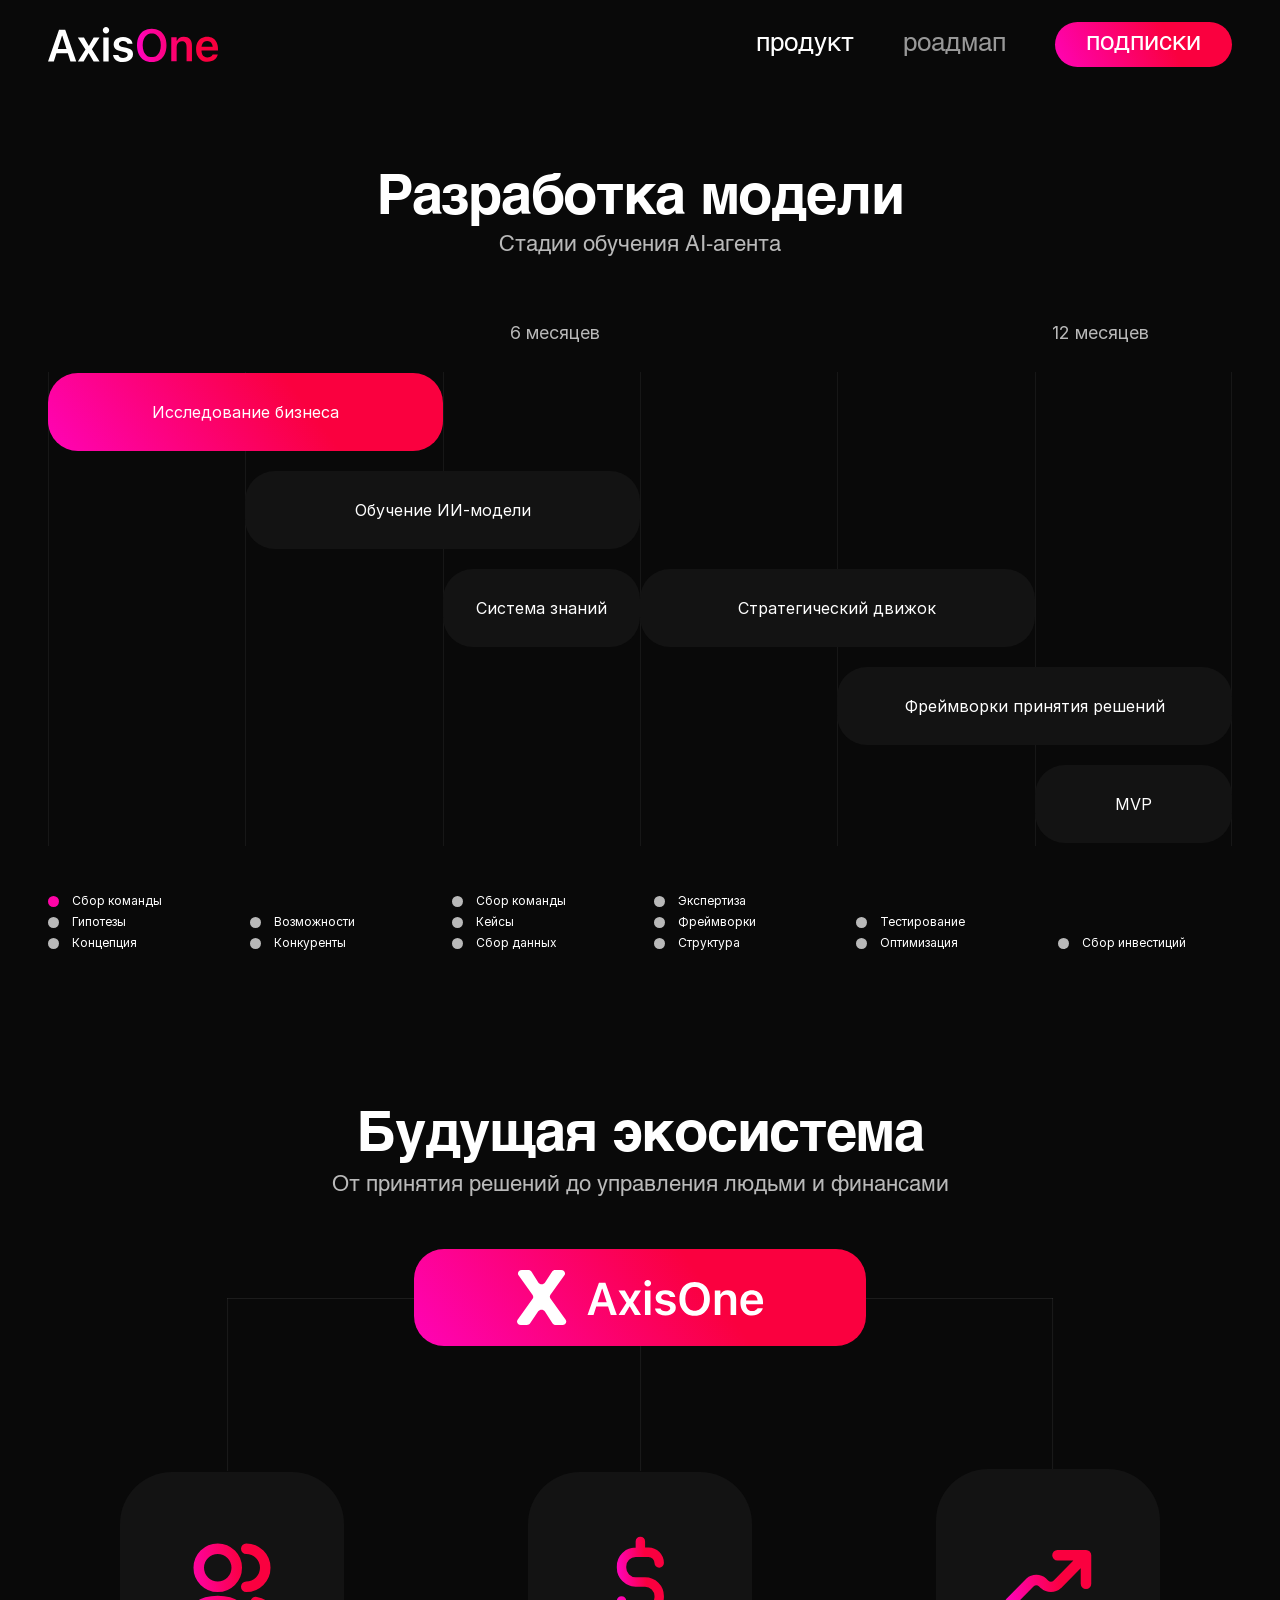
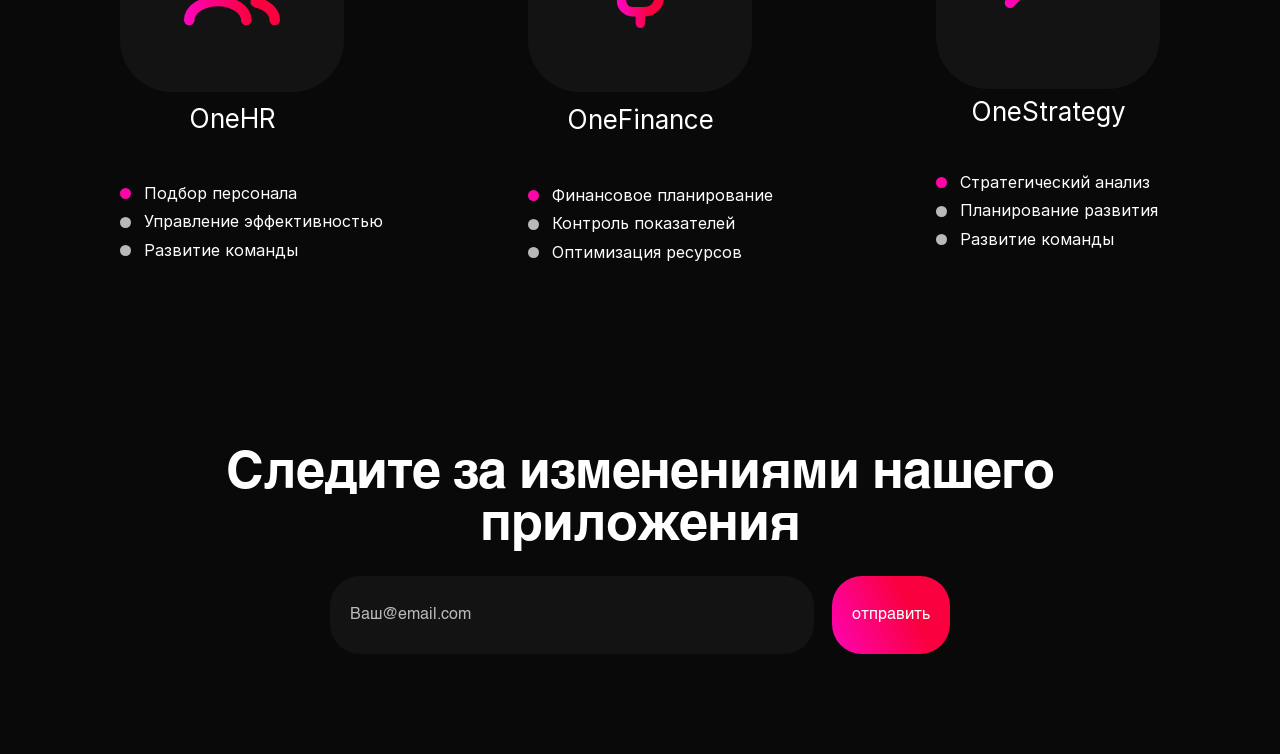
<file: roadmap.html>
<!doctype html>
<html lang="ru">
  <head>
    <meta charset="UTF-8" />
    <meta name="viewport" content="width=device-width, initial-scale=1.0" />
    <title>Roadmap | AxisOne</title>
    <link rel="shortcut icon" href="Images/faviicon.svg" type="image/x-icon" />
    <link rel="stylesheet" href="Stylesheets/style.css?v=route-product-1" />
    <script defer src="JavaScripts/scripts.js?v=route-product-1"></script>
  </head>
  <body>
    <main class="roadmap-page" data-node-id="481:2257">
      <section class="roadmap-hero" aria-label="Roadmap AxisOne">
        <header class="top-panel" data-node-id="481:2259">
          <a class="logo" href="mainPage.html" aria-label="AxisOne">
            <img src="Images/axisone-logo.svg" alt="AxisOne" />
          </a>

          <nav class="main-nav" aria-label="Основная навигация">
            <a
              class="main-nav__link main-nav__link--active"
              href="product.html"
              >продукт</a
            >
            <a class="main-nav__link" href="roadmap.html">роадмап</a>
            <a class="main-nav__button" href="prices.html">подписки</a>
          </nav>
        </header>

        <div class="roadmap-content" data-node-id="481:2260">
          <div class="roadmap-head" data-node-id="481:2261">
            <h1 class="roadmap-head__title" data-node-id="481:2262">
              Разработка модели
            </h1>
            <p class="roadmap-head__subtitle" data-node-id="481:2263">
              Стадии обучения AI-агента
            </p>
          </div>

          <div class="roadmap-info" data-node-id="481:2264">
            <div
              class="roadmap-chart"
              data-node-id="481:2265"
              aria-label="Стадии разработки модели"
            >
              <div
                class="roadmap-chart__month roadmap-chart__month--six"
                data-node-id="481:2340"
              >
                6 месяцев
              </div>
              <div
                class="roadmap-chart__month roadmap-chart__month--twelve"
                data-node-id="481:2342"
              >
                12 месяцев
              </div>

              <div class="roadmap-chart__grid" aria-hidden="true">
                <span></span>
                <span></span>
                <span></span>
                <span></span>
                <span></span>
                <span></span>
              </div>

              <div class="roadmap-chart__bars">
                <div class="roadmap-mobile-mark roadmap-mobile-mark--start">
                  начало
                </div>
                <div
                  class="roadmap-bar roadmap-bar--accent roadmap-bar--research"
                  data-node-id="481:2275"
                >
                  Исследование бизнеса
                </div>
                <div
                  class="roadmap-bar roadmap-bar--training"
                  data-node-id="481:2278"
                >
                  Обучение ИИ-модели
                </div>
                <div
                  class="roadmap-bar roadmap-bar--knowledge"
                  data-node-id="481:2282"
                >
                  Система знаний
                </div>
                <div class="roadmap-mobile-mark">6 месяцев</div>
                <div
                  class="roadmap-bar roadmap-bar--engine"
                  data-node-id="481:2284"
                >
                  Стратегический движок
                </div>
                <div
                  class="roadmap-bar roadmap-bar--frameworks"
                  data-node-id="481:2287"
                >
                  Фреймворки принятия решений
                </div>
                <div
                  class="roadmap-bar roadmap-bar--mvp"
                  data-node-id="481:2290"
                >
                  MVP
                </div>
                <div class="roadmap-mobile-mark">12 месяцев</div>
              </div>
            </div>

            <div class="roadmap-legend" data-node-id="481:2292">
              <ul class="roadmap-legend__group" data-node-id="481:2293">
                <li class="roadmap-legend__item roadmap-legend__item--active">
                  Сбор команды
                </li>
                <li class="roadmap-legend__item">Гипотезы</li>
                <li class="roadmap-legend__item">Концепция</li>
              </ul>
              <ul class="roadmap-legend__group" data-node-id="481:2303">
                <li class="roadmap-legend__item">Возможности</li>
                <li class="roadmap-legend__item">Конкуренты</li>
              </ul>
              <ul class="roadmap-legend__group" data-node-id="481:2310">
                <li class="roadmap-legend__item">Сбор команды</li>
                <li class="roadmap-legend__item">Кейсы</li>
                <li class="roadmap-legend__item">Сбор данных</li>
              </ul>
              <ul class="roadmap-legend__group" data-node-id="481:2320">
                <li class="roadmap-legend__item">Экспертиза</li>
                <li class="roadmap-legend__item">Фреймворки</li>
                <li class="roadmap-legend__item">Структура</li>
              </ul>
              <ul class="roadmap-legend__group" data-node-id="481:2330">
                <li class="roadmap-legend__item">Тестирование</li>
                <li class="roadmap-legend__item">Оптимизация</li>
              </ul>
              <ul
                class="roadmap-legend__group roadmap-legend__group--single"
                data-node-id="481:2337"
              >
                <li class="roadmap-legend__item">Сбор инвестиций</li>
              </ul>
            </div>
          </div>
        </div>
      </section>

      <section
        class="ecosystem-section"
        aria-label="Будущая экосистема"
        data-node-id="499:155"
      >
        <div class="ecosystem-head" data-node-id="499:156">
          <h2 class="roadmap-head__title" data-node-id="499:157">
            Будущая экосистема
          </h2>
          <p class="roadmap-head__subtitle" data-node-id="499:158">
            От принятия решений до управления людьми и финансами
          </p>
        </div>

        <div class="ecosystem-map" data-node-id="499:159">
          <div
            class="ecosystem-lines"
            aria-hidden="true"
            data-node-id="499:160"
          >
            <span></span>
            <span></span>
            <span></span>
          </div>

          <div class="ecosystem-core">
            <img src="Images/ecosystem-main-app.svg" alt="" />
          </div>

          <div class="ecosystem-apps" data-node-id="499:163">
            <article
              class="ecosystem-app ecosystem-app--hr"
              data-node-id="499:164"
            >
              <div class="ecosystem-app__visual" data-node-id="499:166">
                <img
                  class="ecosystem-app__icon ecosystem-app__icon--hr"
                  src="Images/ecosystem-hr-icon.svg"
                  alt=""
                  aria-hidden="true"
                />
              </div>
              <h3 class="ecosystem-app__title" data-node-id="499:168">OneHR</h3>
              <ul class="ecosystem-list" data-node-id="499:169">
                <li class="ecosystem-list__item ecosystem-list__item--active">
                  Подбор персонала
                </li>
                <li class="ecosystem-list__item">Управление эффективностью</li>
                <li class="ecosystem-list__item">Развитие команды</li>
              </ul>
            </article>

            <article
              class="ecosystem-app ecosystem-app--finance"
              data-node-id="499:179"
            >
              <div class="ecosystem-app__visual" data-node-id="499:181">
                <img
                  class="ecosystem-app__icon ecosystem-app__icon--dollar"
                  src="Images/ecosystem-finance-icon.svg"
                  alt=""
                  aria-hidden="true"
                />
              </div>
              <h3 class="ecosystem-app__title" data-node-id="499:183">
                OneFinance
              </h3>
              <ul class="ecosystem-list" data-node-id="499:184">
                <li class="ecosystem-list__item ecosystem-list__item--active">
                  Финансовое планирование
                </li>
                <li class="ecosystem-list__item">Контроль показателей</li>
                <li class="ecosystem-list__item">Оптимизация ресурсов</li>
              </ul>
            </article>

            <article
              class="ecosystem-app ecosystem-app--strategy"
              data-node-id="499:194"
            >
              <div class="ecosystem-app__visual" data-node-id="499:196">
                <img
                  class="ecosystem-app__icon ecosystem-app__icon--strategy"
                  src="Images/ecosystem-strategy-icon.svg"
                  alt=""
                  aria-hidden="true"
                />
              </div>
              <h3 class="ecosystem-app__title" data-node-id="499:198">
                OneStrategy
              </h3>
              <ul class="ecosystem-list" data-node-id="499:199">
                <li class="ecosystem-list__item ecosystem-list__item--active">
                  Стратегический анализ
                </li>
                <li class="ecosystem-list__item">Планирование развития</li>
                <li class="ecosystem-list__item">Развитие команды</li>
              </ul>
            </article>
          </div>
        </div>
      </section>
      <section class="email-section">
        <h2 class="roadmap-head__title">
          Следите за изменениями нашего приложения
        </h2>
        <form class="email-buttons" action="#" method="post">
          <label class="email-button" aria-label="Email">
            <input
              class="email-input"
              type="email"
              name="email"
              placeholder="Ваш@email.com"
            />
          </label>
          <button class="try-buton" type="submit">отправить</button>
        </form>
      </section>
    </main>
  </body>
</html>
</file>
<file: Stylesheets/style.css>
@import url('reset.css?v=route-product-1');
@import url('layout.css?v=route-product-1');
@import url('fonts.css?v=route-product-1');
@import url('adaptive.css?v=route-product-1');
@import url('animation.css?v=route-product-1');
</file>
